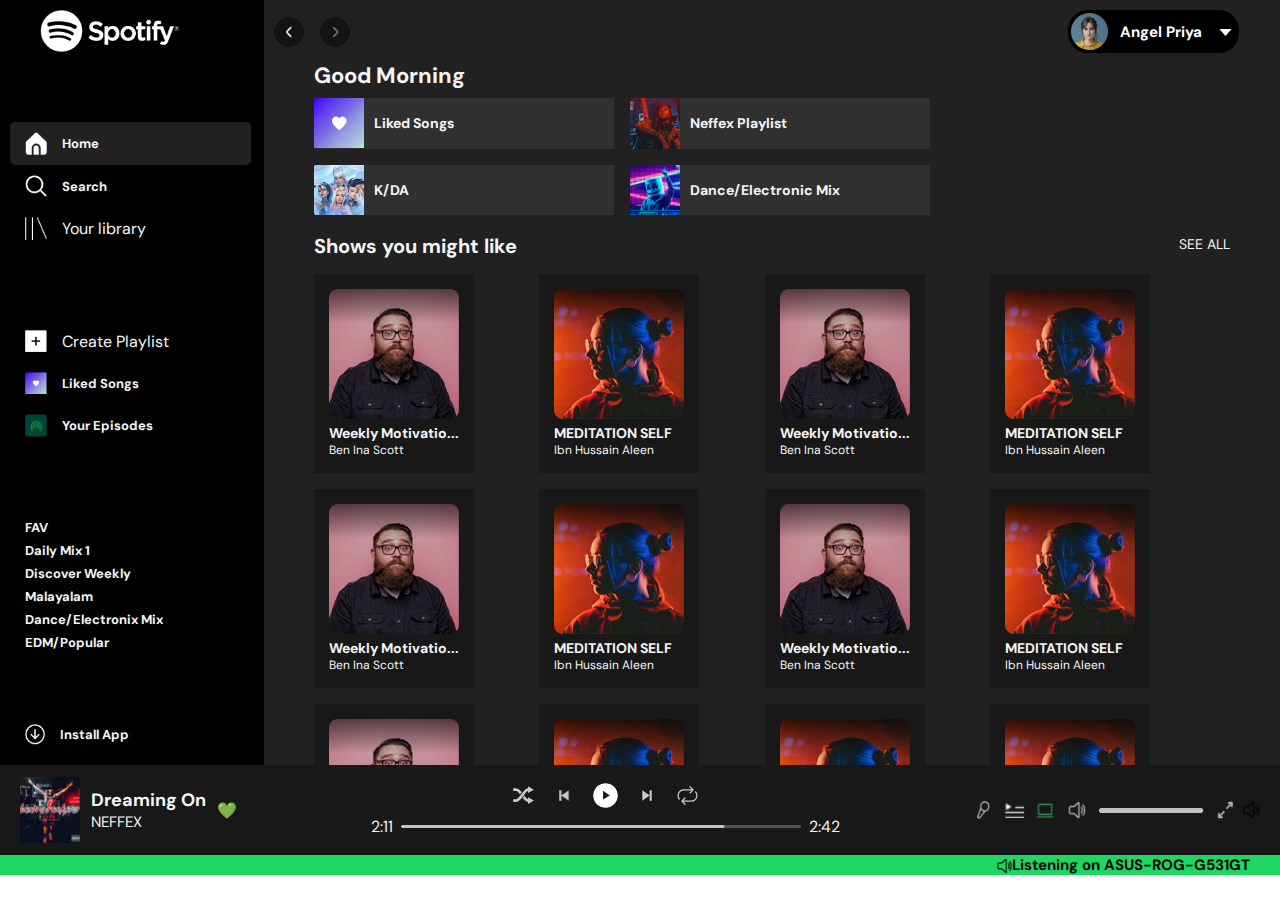
<file: index.html>
<!DOCTYPE html>
<html lang="en">
  <head>
    
    <meta charset="utf-8" />
    <meta name="viewport" content="width=device-width, initial-scale=1" />
    <link rel="stylesheet" href="style.css" />

    <title>Spotify-Clone</title>
  </head>
  <body>
    <div class="container">
      <div class="left-nav">
        <img src="assets/Spotify logo.png" alt="" class="logo" />

        <div class="home-container">
          <div class="home active">
            <img src="assets/Home.png" alt="" class="leftnavimg" />
            <h2 class="leftnavh2">Home</h2>
          </div>

          <div class="search">
            <img src="assets/Search.png" alt="" class="leftnavimg" />
            <h2 class="leftnavh2">Search</h2>
          </div>

          <div class="library">
            <img src="assets/Your library.png" alt="" class="leftnavimg" />
            <a href="playlist.html">Your library</a>
          </div>
        </div>

        <div class="playlist-container">
          <div class="playlist">
            <img src="assets/plus.png" alt="" class="leftnavimg" />
            <a href="playlist.html">Create Playlist</a>
          </div>

          <div class="liked-songs">
            <img src="assets/purpleheart.png" alt="" class="leftnavimg" />
            <h2 class="leftnavh2">Liked Songs</h2>
          </div>

          <div class="episodes">
            <img src="assets/hotspot.png" alt="" class="leftnavimg" />
            <h2 class="leftnavh2">Your Episodes</h2>
          </div>
        </div>
        <div class="fav-tags mb-9">
          <h2 class="leftnavh2 h">FAV</h2>
          <h2 class="leftnavh2">Daily Mix 1</h2>
          <h2 class="leftnavh2">Discover Weekly</h2>
          <h2 class="leftnavh2">Malayalam</h2>
          <h2 class="leftnavh2">Dance/Electronix Mix</h2>
          <h2 class="leftnavh2">EDM/Popular</h2>
        </div>
        <div class="install">
          <img src="assets/download.png" alt="" class="dwn" />
          <h2 class="leftnavh2">Install App</h2>
        </div>
      </div>

      <div class="right-part">
        <div class="nav">
          <div class="left-right">
            <img src="assets/backward.png" alt="" class="play" />
            <img src="assets/forward.png" alt="" class="play" />
          </div>

          <div class="profile">
            <img src="assets/imgs/profile.png" alt="" />
            <h3>Angel Priya</h3>
            <img src="assets/down.png" alt="" />
          </div>
        </div>

        <!-- Good Morning section -->

        <div class="goodmrng">
          <h1>Good Morning</h1>
          <div class="likedcardholder">
            <div class="likedcards">
              <img src="assets/imgs/Purple-big.png" alt="" />
              <h2>Liked Songs</h2>
            </div>

            <div class="likedcards">
              <img src="assets/imgs/man.png" alt="" />
              <h2>Neffex Playlist</h2>
            </div>

            <div class="likedcards">
              <img src="assets/imgs/KDA.png" alt="" />
              <h2>K/DA</h2>
            </div>
            <div class="likedcards">
              <img src="assets/imgs/marshmellow.png" alt="" />
              <h2>Dance/Electronic Mix</h2>
            </div>
          </div>
        </div>

        <!-- Shows you might like -->

        <div class="shows">
          <div>
            <h1>Shows you might like</h1>
            <a href="playlist.html">See all</a>
          </div>

          <div class="showsCards">
            <div class="showCard">
              <img src="assets/imgs/Rectangle 21.png" alt="" />
              <h2>Weekly Motivatio...</h2>
              <p>Ben Ina Scott</p>
            </div>
            <div class="showCard">
              <img src="assets/imgs/Rectangle 22.png" alt="" />
              <h2>MEDITATION SELF</h2>
              <p>Ibn Hussain Aleen</p>
            </div>

            <div class="showCard">
              <img src="assets/imgs/Rectangle 21.png" alt="" />
              <h2>Weekly Motivatio...</h2>
              <p>Ben Ina Scott</p>
            </div>
            <div class="showCard">
              <img src="assets/imgs/Rectangle 22.png" alt="" />
              <h2>MEDITATION SELF</h2>
              <p>Ibn Hussain Aleen</p>
            </div>
            <div class="showCard">
              <img src="assets/imgs/Rectangle 21.png" alt="" />
              <h2>Weekly Motivatio...</h2>
              <p>Ben Ina Scott</p>
            </div>
            <div class="showCard">
              <img src="assets/imgs/Rectangle 22.png" alt="" />
              <h2>MEDITATION SELF</h2>
              <p>Ibn Hussain Aleen</p>
            </div>
            <div class="showCard">
              <img src="assets/imgs/Rectangle 21.png" alt="" />
              <h2>Weekly Motivatio...</h2>
              <p>Ben Ina Scott</p>
            </div>
            <div class="showCard">
              <img src="assets/imgs/Rectangle 22.png" alt="" />
              <h2>MEDITATION SELF</h2>
              <p>Ibn Hussain Aleen</p>
            </div>
            <div class="showCard">
              <img src="assets/imgs/Rectangle 21.png" alt="" />
              <h2>Weekly Motivatio...</h2>
              <p>Ben Ina Scott</p>
            </div>
            <div class="showCard">
              <img src="assets/imgs/Rectangle 22.png" alt="" />
              <h2>MEDITATION SELF</h2>
              <p>Ibn Hussain Aleen</p>
            </div>
            <div class="showCard">
              <img src="assets/imgs/Rectangle 22.png" alt="" />
              <h2>MEDITATION SELF</h2>
              <p>Ibn Hussain Aleen</p>
            </div>
            <div class="showCard">
              <img src="assets/imgs/Rectangle 22.png" alt="" />
              <h2>MEDITATION SELF</h2>
              <p>Ibn Hussain Aleen</p>
            </div>
            <div class="showCard">
              <img src="assets/imgs/Rectangle 22.png" alt="" />
              <h2>MEDITATION SELF</h2>
              <p>Ibn Hussain Aleen</p>
            </div>
            <div class="showCard">
              <img src="assets/imgs/Rectangle 22.png" alt="" />
              <h2>MEDITATION SELF</h2>
              <p>Ibn Hussain Aleen</p>
            </div>
            <div class="showCard">
              <img src="assets/imgs/Rectangle 21.png" alt="" />
              <h2>Weekly Motivatio...</h2>
              <p>Ben Ina Scott</p>
            </div>
            
          </div>
        </div>
      </div>
    </div>

    <!--Player Controls part Bottom-->
    <div class="wrapper">
      <div class="bottom">
        <div class="songName">
          <img src="assets/imgs/playing-img.png" alt="" />
          <div>
            <h2>Dreaming On</h2>
            <p>NEFFEX</p>
          </div>
          &#128154;
        </div>

        <div class="playControls">
          <div class="control">
            <img class="musichov" src="assets/shuffle.svg" alt="shuffle" />
            <img class="musichov" src="assets/previous.png" alt="backward" />
            <img
              class="musichov play"
              src="assets/resume.svg"
              alt="play/pause"
            />
            <img class="musichov" src="assets/next.svg" alt="forward" />
            <img class="musichov" src="assets/loop.svg" alt="loop" />
          </div>
          <div class="bar">
            <p>2:11</p>
            <img class="music-bar" src="assets/musicbar.png" alt="" />
            <p>2:42</p>
          </div>
        </div>
        <div class="media-play">
          <img class="musichov play" src="assets/resume.svg" alt="play/pause" />
        </div>

        <div class="volume">
          <img class="vol" src="assets/microphone.png" alt="" />
          <img class="vol" src="assets/list.png" alt="" />
          <img class="vol" src="assets/carbon_laptop.png" alt="" />
          <img class="vol" src="assets/speaker-white.png" alt="" />
          <img src="assets/volume-bar.png" alt="" />
          <img class="black-spek" src="assets/strech-speaker.png" alt="" />
        </div>
      </div>

      <div class="green-notice">
        <img src="assets/speaker-black.png" alt="" />
        <h2>Listening on ASUS-ROG-G531GT</h2>
      </div>

      <div class="home-container-media">
        <div class="home-media">
          <img src="assets/Home.png" alt="" />
          <a class="h" href="#">Home</a>
        </div>

        <div class="search-media">
          <img src="assets/Search.png" alt="" />
          <a href="#">Search</a>
        </div>

        <div class="library-media">
          <img src="assets/Your library.png" alt="" />
          <a href="playlist.html">Your Library</a>
        </div>
      </div>
    </div>
  </body>
</html>
</file>
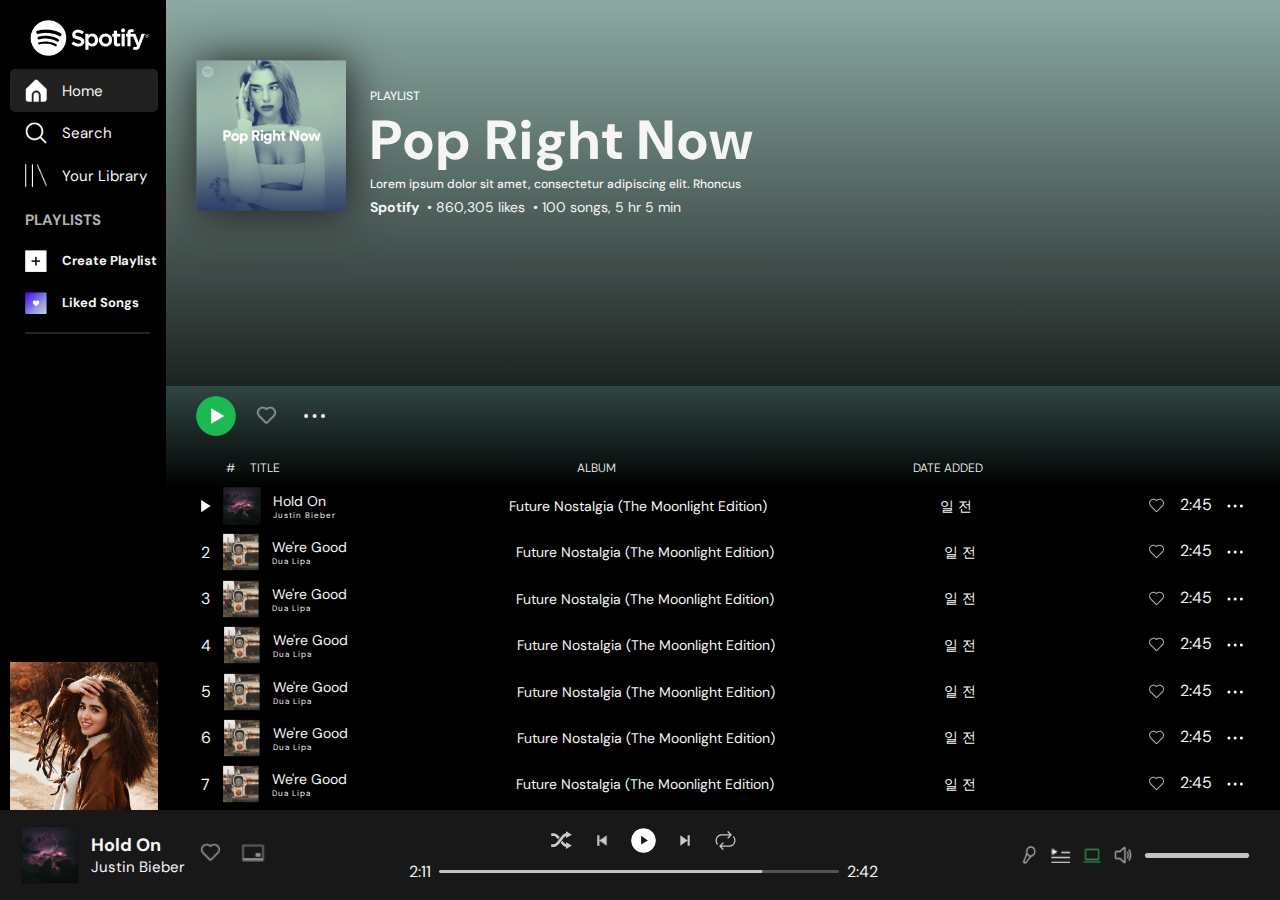
<file: playlist.html>
<!DOCTYPE html>
<html lang="en">
  <head>
    <meta charset="UTF-8" />
    <meta name="viewport" content="width=device-width, initial-scale=1.0" />
    <link rel="stylesheet" href="playlist.css" />
    <title>Playlist</title>
  </head>
  <body>
    <div class="container">
      <div class="left-nav">
        <img src="assets/Spotify logo.png" alt="" class="logo" />

        <div class="home-container">
          <div class="home">
            <img src="assets/Home.png" alt="" class="leftnavimg" />
            <a href="index.html">Home</a>
          </div>

          <div class="search">
            <img src="assets/Search.png" alt="" class="leftnavimg" />
            <a href="#">Search</a>
          </div>

          <div class="library">
            <img src="assets/Your library.png" alt="" class="leftnavimg" />
            <a href="#">Your Library</a>
          </div>
        </div>

        <div class="playlist-container">
          <h2>PLAYLISTS</h2>
          <div class="playlist active">
            <img src="assets/plus.png" alt="" class="leftnavimg" />
            <h2 class="leftnavh2">Create Playlist</h2>
          </div>

          <div class="liked-songs">
            <img src="assets/purpleheart.png" alt="" class="leftnavimg" />
            <h2 class="leftnavh2">Liked Songs</h2>
          </div>

          <div class="line"></div>
        </div>

        <div class="leftnav-Bottom">
          <img src="assets/imgs/album art.png" alt="" />
        </div>
      </div>

      <div class="right-part">
        <div class="right60-Top">
          <div class="T60top">
            <div class="music-banner">
              <img src="assets/imgs/pop-rn3.png" alt="" />
            </div>
            <div>
              <div class="texts">
                <p>PLAYLIST</p>
                <h1>Pop Right Now</h1>
                <p>
                  Lorem ipsum dolor sit amet, consectetur adipiscing elit.
                  Rhoncus
                </p>
              </div>

              <div class="uls">
                <p>Spotify</p>
                <p>&#8226; 860,305 likes</p>
                <p>&#8226; 100 songs, 5 hr 5 min</p>
              </div>
            </div>
          </div>

          <div class="greenheart">
            <div>
              <img class="play" id="greenplay" src="assets/play.png" alt="" />
              <img src="assets/heart.png" alt="" />
              <img src="assets/threedot.svg" alt="" />
            </div>

            <div class="bottomHash">
              <pre>#     TITLE</pre>
              <p>ALBUM</p>
              <p>DATE ADDED</p>
              <div></div>
            </div>
          </div>
        </div>

        <div class="right40-Bottom">
          <div class="plying-songs active">
            <div>
              <img src="assets/Polygon.svg" alt="play" />
              <img class="playing" src="assets/imgs/Rectangle 9.png" alt="" />
              <div class="song-name">
                <h3>Hold On</h3>
                <p class="singer">Justin Bieber</p>
              </div>
            </div>
            <p>Future Nostalgia (The Moonlight Edition)</p>
            <p class="korean">일 전</p>
            <div>
              <img src="assets/heart.png" alt="liked" />
              <p>2:45</p>
              <img src="assets/threedot.svg" alt="" />
            </div>
          </div>
          <div class="plying-songs">
            <div>
              <p>2</p>
              <img class="playing" src="assets/list img.png" alt="" />
              <div class="song-name">
                <h3>We're Good</h3>
                <p class="singer">Dua Lipa</p>
              </div>
            </div>
            <p>Future Nostalgia (The Moonlight Edition)</p>
            <p class="korean">일 전</p>
            <div>
              <img src="assets/heart.png" alt="liked" />
              <p>2:45</p>
              <img src="assets/threedot.svg" alt="" />
            </div>
          </div>
          <div class="plying-songs">
            <div>
              <p>3</p>
              <img class="playing" src="assets/list img.png" alt="" />
              <div class="song-name">
                <h3>We're Good</h3>
                <p class="singer">Dua Lipa</p>
              </div>
            </div>
            <p>Future Nostalgia (The Moonlight Edition)</p>
            <p class="korean">일 전</p>
            <div>
              <img src="assets/heart.png" alt="liked" />
              <p>2:45</p>
              <img src="assets/threedot.svg" alt="" />
            </div>
          </div>
          <div class="plying-songs">
            <div>
              <p>4</p>
              <img class="playing" src="assets/list img.png" alt="" />
              <div class="song-name">
                <h3>We're Good</h3>
                <p class="singer">Dua Lipa</p>
              </div>
            </div>
            <p>Future Nostalgia (The Moonlight Edition)</p>
            <p class="korean">일 전</p>
            <div>
              <img src="assets/heart.png" alt="liked" />
              <p>2:45</p>
              <img src="assets/threedot.svg" alt="" />
            </div>
          </div>

          <div class="plying-songs">
            <div>
              <p>5</p>
              <img class="playing" src="assets/list img.png" alt="" />
              <div class="song-name">
                <h3>We're Good</h3>
                <p class="singer">Dua Lipa</p>
              </div>
            </div>
            <p>Future Nostalgia (The Moonlight Edition)</p>
            <p class="korean">일 전</p>
            <div>
              <img src="assets/heart.png" alt="liked" />
              <p>2:45</p>
              <img src="assets/threedot.svg" alt="" />
            </div>
          </div>

          <div class="plying-songs">
            <div>
              <p>6</p>
              <img class="playing" src="assets/list img.png" alt="" />
              <div class="song-name">
                <h3>We're Good</h3>
                <p class="singer">Dua Lipa</p>
              </div>
            </div>
            <p>Future Nostalgia (The Moonlight Edition)</p>
            <p class="korean">일 전</p>
            <div>
              <img src="assets/heart.png" alt="liked" />
              <p>2:45</p>
              <img src="assets/threedot.svg" alt="" />
            </div>
          </div>

          <div class="plying-songs">
            <div>
              <p>7</p>
              <img class="playing" src="assets/list img.png" alt="" />
              <div class="song-name">
                <h3>We're Good</h3>
                <p class="singer">Dua Lipa</p>
              </div>
            </div>
            <p>Future Nostalgia (The Moonlight Edition)</p>
            <p class="korean">일 전</p>
            <div>
              <img src="assets/heart.png" alt="liked" />
              <p>2:45</p>
              <img src="assets/threedot.svg" alt="" />
            </div>
          </div>

          <div class="plying-songs">
            <div>
              <p>8</p>
              <img class="playing" src="assets/list img.png" alt="" />
              <div class="song-name">
                <h3>We're Good</h3>
                <p class="singer">Dua Lipa</p>
              </div>
            </div>
            <p>Future Nostalgia (The Moonlight Edition)</p>
            <p class="korean">일 전</p>
            <div>
              <img src="assets/heart.png" alt="liked" />
              <p>2:45</p>
              <img src="assets/threedot.svg" alt="" />
            </div>
          </div>
          <div class="plying-songs">
            <div>
              <p>9</p>
              <img class="playing" src="assets/list img.png" alt="" />
              <div class="song-name">
                <h3>We're Good</h3>
                <p class="singer">Dua Lipa</p>
              </div>
            </div>
            <p>Future Nostalgia (The Moonlight Edition)</p>
            <p class="korean">일 전</p>
            <div>
              <img src="assets/heart.png" alt="liked" />
              <p>2:45</p>
              <img src="assets/threedot.svg" alt="" />
            </div>
          </div>
          <div class="plying-songs">
            <div>
              <p>10</p>
              <img class="playing" src="assets/list img.png" alt="" />
              <div class="song-name">
                <h3>We're Good</h3>
                <p class="singer">Dua Lipa</p>
              </div>
            </div>
            <p>Future Nostalgia (The Moonlight Edition)</p>
            <p class="korean">일 전</p>
            <div>
              <img src="assets/heart.png" alt="liked" />
              <p>2:45</p>
              <img src="assets/threedot.svg" alt="" />
            </div>
          </div>
        </div>
      </div>
    </div>

    <div class="wrapper">
      <div class="bottom">
        <div class="songName">
          <img src="assets/imgs/Rectangle 9.png" alt="" />
          <div>
            <h2>Hold On</h2>
            <p>Justin Bieber</p>
          </div>
          <div class="heart">
            <img class="heart" src="assets/heart.png" alt="" />
          </div>

          <div class="heart pip">
            <img src="assets/pip.png" alt="" />
          </div>
        </div>
        <div class="media-play">
          <img class="musichov play" src="assets/resume.svg" alt="play/pause" />
        </div>

        <div class="playControls">
          <div class="control">
            <img class="musichov" src="assets/shuffle.svg" alt="shuffle" />
            <img class="musichov" src="assets/previous.png" alt="backward" />
            <img
              class="musichov play"
              src="assets/resume.svg"
              alt="play/pause"
            />
            <img class="musichov" src="assets/next.svg" alt="forward" />
            <img class="musichov" src="assets/loop.svg" alt="loop" />
          </div>
          <div class="bar">
            <p>2:11</p>
            <img class="music-bar" src="assets/musicbar.png" alt="" />
            <p>2:42</p>
          </div>
        </div>

        <div class="volume">
          <img class="vol" src="assets/microphone.png" alt="" />
          <img class="vol" src="assets/list.png" alt="" />
          <img class="vol" src="assets/carbon_laptop.png" alt="" />
          <img class="vol" src="assets/speaker-white.png" alt="" />
          <img src="assets/volume-bar.png" alt="" />
        </div>
      </div>

      <div class="home-container-media">
        <div class="home-media">
          <img src="assets/Home.png" alt="" />
          <a href="index.html">Home</a>
        </div>

        <div class="search-media">
          <img src="assets/Search.png" alt="" />
          <a href="#">Search</a>
        </div>

        <div class="library-media">
          <img src="assets/Your library.png" alt="" />
          <a href="#">Your Library</a>
        </div>
      </div>
    </div>
  </body>
</html>
</file>
<file: style.css>
@import url("https://fonts.googleapis.com/css2?family=DM+Sans:ital,opsz,wght@0,9..40,100;0,9..40,200;0,9..40,300;0,9..40,400;0,9..40,500;0,9..40,600;0,9..40,700;0,9..40,800;0,9..40,900;0,9..40,1000;1,9..40,100;1,9..40,200;1,9..40,300;1,9..40,400;1,9..40,500;1,9..40,600;1,9..40,700;1,9..40,800;1,9..40,900;1,9..40,1000&display=swap");

* {
  margin: 0;
  padding: 0;
  box-sizing: border-box;
  font-family: "DM Sans", sans-serif;
}
*::-webkit-scrollbar {
  display: none;
}
a {
  color: whitesmoke;
  text-decoration: none;
}

.container {
  width: 100%;
  height: 85vh;
  display: flex;
  background-color: #000000;
}

.left-nav {
  margin-left: 10px;
  padding-top: 10px;
  width: 20%;
  display: flex;
  flex-direction: column;
  justify-content: space-between;
  gap: 0.8rem;
  background-color: #000000;
  height: 100%;
  overflow-y: scroll;
}

.right-part {
  overflow-y: scroll;
  width: 80%;
  height: 100%;
  background-color: #212121;
}
.logo {
  width: 140px;
  margin-left: 30px;
}
.home,
.search,
.library,
.playlist,
.liked-songs,
.episodes,
.install {
  display: flex;
  align-items: center;
  padding-top: 10px;
  padding-bottom: 10px;
  padding-left: 15px;
  border-radius: 5px;
  width: 95%;
  transition: all 0.2s ease-in-out;
}

.home:hover,
.search:hover,
.library:hover,
.playlist:hover,
.liked-songs:hover,
.episodes:hover,
.install:hover {
  cursor: pointer;
  background-color: #212121;
}

.home-container,
.playlist-container,
.fav-tags {
  display: flex;
  flex-direction: column;
}

.active {
  background-color: #212121;
}
.fav-tags {
  padding-left: 15px;
}
.fav-tags h2 {
  padding: 3px 0;
}

.leftnavh2 {
  font-size: 13px;
  color: whitesmoke;
}

.leftnavimg {
  width: 22px;
  margin-right: 15px;
}
.install {
  margin-bottom: 10px;
  margin-top: -10px;
}
.dwn {
  margin-right: 15px;
  width: 20px;
}

.nav {
  margin-top: 10px;
  margin-left: 10px;
  display: flex;
  justify-content: space-between;
  align-items: center;
  width: 95%;
}
.left-right {
  display: flex;
  align-items: center;
  gap: 1rem;
}
.left-right img {
  width: 30px;
  transition: all 0.2s ease-in;
}
.left-right img:hover {
  box-shadow: 1px 1px 20px gray;
  cursor: pointer;
}

.profile {
  display: flex;
  align-items: center;
  background-color: #000000;
  padding: 3px;
  border-radius: 20px;
  gap: 0.8rem;
  transition: all 0.2s ease-in-out;
}
.profile:hover {
  box-shadow: 1px 1px 10px gray;
  cursor: pointer;
}
.profile h3 {
  font-size: 15px;
  color: white;
}

.goodmrng {
  padding: 0 50px;
}
.goodmrng > h1 {
  color: whitesmoke;
  font-size: 22px;
  margin: 8px 0;
}

.likedcardholder {
  display: flex;

  gap: 1rem;
  flex-wrap: wrap;
}

.likedcards {
  display: flex;
  align-items: center;
  width: 300px;
  background-color: #303030;
  transition: all 0.2s ease-in;
}
.likedcards:hover {
  cursor: pointer;
  box-shadow: 1px 1px 10px gray;
}
.likedcards > img {
  width: 50px;
  margin-right: 10px;
}
.likedcards > h2 {
  font-size: 14px;
  color: whitesmoke;
  word-break: break-all;
}

.shows {
  padding: 0px 50px;
}
.shows > div {
  display: flex;

  align-items: center;
  justify-content: space-between;
}

.shows > div > a {
  color: whitesmoke;
  font-size: 14px;
  text-transform: uppercase;
  transition: all 0.2s ease-in-out;
}
.shows > div > a:hover {
  cursor: pointer;
  color: white;
  font-weight: 600;
}

.shows > div > h1 {
  margin-top: 18px;
  font-size: 20px;
  color: whitesmoke;
  margin-bottom: 15px;
}

.showsCards {
  padding-right: 80px;
  display: flex;
  gap: 1rem;
  flex-wrap: wrap;
}
.showCard {
  background-color: #181818;
  padding: 15px;
  transition: all 0.2s ease-in-out;
}
.showCard:hover {
  cursor: pointer;
  box-shadow: 1px 1px 10px gray;
}
.showCard > h2 {
  font-size: 14px;
  color: whitesmoke;
}
.showCard > p {
  font-size: 12px;
  color: whitesmoke;
}
.showCard > img {
  width: 130px;
}

.alex {
  height: 130px;
}

.bottom {
  padding: 40px 20px;
  width: 100%;
  height: 10vh;
  background-color: #181818;
  display: flex;
  justify-content: space-between;
  align-items: center;
}

.songName {
  display: flex;
  align-items: center;
  gap: 0.7rem;
}
.songName img {
  width: 60px;
}
.songName > div > h2 {
  font-size: 18px;
  color: whitesmoke;
}
.songName > div > p {
  font-size: 15px;
  color: whitesmoke;
}

.playControls {
  display: flex;
  flex-direction: column;
  gap: 0.5rem;
}
.playControls > .control {
  display: flex;
  justify-content: center;
  align-items: center;
  gap: 1rem;
}
.control > img {
  width: 25px;
}

.bar {
  display: flex;
  align-items: center;
  gap: 0.5rem;
  color: whitesmoke;
}
.music-bar {
  width: 400px;
}
.musichov {
  mix-blend-mode: screen;
  transition: all 0.2s ease-in;
}
.musichov:hover {
  box-shadow: 1px 1px 20px gray;
  cursor: pointer;
}

.volume {
  display: flex;
  align-items: center;
  gap: 0.7rem;
}
.vol {
  width: 20px;
  mix-blend-mode: screen;
  transition: all 0.2s ease-in;
}

.black-spek {
  width: 45px;
}
.vol:hover {
  box-shadow: 1px 1px 10px gray;
  cursor: pointer;
}

.green-notice {
  display: flex;
  align-items: center;
  justify-content: end;

  width: 100%;
  height: 20px;
  background-color: #1ed760;
}
.green-notice img {
  width: 15px;
}
.green-notice h2 {
  font-size: 15px;
  padding-right: 30px;
}

.play {
  border-radius: 50%;
  overflow: hidden;
}

.home-container-media {
  display: none;
}

.media-play {
  display: none;
}

/* Media Queries */
/* Extra small devices (phones, 600px and down) */
@media only screen and (max-width: 340px) {
  body {
    background-color: #000000;
  }
  .container {
    width: 100vw;
    height: 85vh;
  }
  .left-nav {
    display: none;
  }
  .right-part {
    width: 100%;
  }

  .likedcards {
    width: 100%;
  }
  .likedcards > h2 {
    font-size: 12px;
  }

  .goodmrng {
    padding: 0 30px;
  }
  .likedcardholder {
    display: flex;
    justify-content: space-between;
  }
  .shows > div {
    justify-content: space-between;
  }

  .shows {
    padding: 0 30px;
  }
  .showCard {
    padding: 15px;
    display: flex;
    flex-direction: column;
    align-items: center;
  }
  .showCard > img {
    width: 210px;
    margin-bottom: 10px;
  }
  .showsCards {
    justify-content: center;
    padding-right: 0;
    display: flex;
    flex-direction: column;
    gap: 1rem;
    flex-wrap: wrap;
  }
  .playControls {
    display: none;
  }
  .volume {
    display: none;
  }
  .bottom {
    height: 5vh;
  }

  .songName {
    gap: 0.5rem;
  }
  .songName img {
    width: 45px;
  }
  .songName > div > h2 {
    font-size: 15px;
  }
  .songName > div > p {
    font-size: 12px;
  }
  .green-notice {
    display: none;
  }

  .bottom {
    padding: 32px 20px;
  }

  .media-play {
    display: block;
  }
  .play {
    width: 25px;
  }

  /* Bottom */
  .home-container-media {
    display: flex;
    width: 100%;

    justify-content: space-between;
    align-items: center;
    background-color: #181818;
    padding: 9px 30px;
  }
  .home-media,
  .search-media,
  .library-media {
    display: flex;
    flex-direction: column;
    /* background-color: #1ED760; */
    align-items: center;
  }
  .home-media > img,
  .search-media > img,
  .library-media > img {
    width: 20px;
  }
  .home-media > a,
  .search-media > a,
  .library-media > a {
    font-size: 13px;
    padding-top: 5px;
  }
}

@media only screen and (min-width: 341px) and (max-width: 460px) {
  body {
    background-color: #000000;
  }
  .green-notice {
    display: none;
  }
  .playControls {
    display: none;
  }
  .volume {
    display: none;
  }
  .left-nav {
    display: none;
  }

  .right-part {
    overflow-y: scroll;
    width: 100%;
    height: 100%;
    background-color: #212121;
  }

  .likedcards {
    width: 100%;
  }
  .showsCards {
    padding-right: 0px;
  }
  .shows {
    padding: 0px 30px;
  }

  .showCard {
    padding: 5px;
  }
  .showCard > img {
    width: 115px;
  }
  .shows > div {
    display: flex;
    align-items: center;
    justify-content: center;
    gap: 22px;
    /* justify-content: space-evenly; */
  }

  .media-play {
    display: block;
  }
  .play {
    width: 25px;
  }

  .wrapper {
    position: absolute;
    bottom: 0;
    width: 100vw;
  }

  /* Bottom */
  .home-container-media {
    display: flex;
    width: 100%;

    justify-content: space-between;
    align-items: center;
    background-color: #181818;
    padding: 9px 30px;
  }
  .home-media,
  .search-media,
  .library-media {
    display: flex;
    flex-direction: column;
    /* background-color: #1ED760; */
    align-items: center;
  }
  .home-media > img,
  .search-media > img,
  .library-media > img {
    width: 20px;
  }
  .home-media > a,
  .search-media > a,
  .library-media > a {
    font-size: 13px;
    padding-top: 5px;
  }
}

/* Small devices (portrait tablets and large phones, 600px and up) */
@media only screen and (min-width: 600px) {
}

/* Medium devices (landscape tablets, 768px and up) */
@media only screen and (min-width: 768px) {
}

/* Large devices (laptops/desktops, 992px and up) */
@media only screen and (min-width: 992px) {
}

/* Extra large devices (large laptops and desktops, 1200px and up) */
@media only screen and (min-width: 1200px) {
}
</file>
<file: playlist.css>
@import url("https://fonts.googleapis.com/css2?family=DM+Sans:ital,opsz,wght@0,9..40,100;0,9..40,200;0,9..40,300;0,9..40,400;0,9..40,500;0,9..40,600;0,9..40,700;0,9..40,800;0,9..40,900;0,9..40,1000;1,9..40,100;1,9..40,200;1,9..40,300;1,9..40,400;1,9..40,500;1,9..40,600;1,9..40,700;1,9..40,800;1,9..40,900;1,9..40,1000&display=swap");

* {
  margin: 0;
  padding: 0;
  box-sizing: border-box;
  font-family: "DM Sans", sans-serif;
}
*::-webkit-scrollbar {
  display: none;
}
a {
  color: whitesmoke;
  text-decoration: none;
  font-size: 15px;
}

.container {
  width: 100%;
  height: 90vh;
  display: flex;
  background-color: #000000;
}

.left-nav {
  margin-left: 10px;
  padding-top: 20px;
  width: 14%;
  display: flex;
  flex-direction: column;
  gap: 0.8rem;
  background-color: #000000;
  height: 100%;
  overflow-y: scroll;
  position: relative;
}

.right-part {
  overflow-y: scroll;
  width: 85%;
  height: 100%;
  background-color: #212121;
}
.logo {
  width: 120px;
  margin-left: 20px;
}
.home,
.search,
.library,
.playlist,
.liked-songs,
.episodes,
.install {
  display: flex;
  align-items: center;
  padding-top: 10px;
  padding-bottom: 10px;
  padding-left: 15px;
  border-radius: 5px;
  width: 95%;
  transition: all 0.2s ease-in-out;
}
.home{
  background-color: #212121; 
}

.home:hover,
.search:hover,
.library:hover,
.playlist:hover,
.liked-songs:hover,
.episodes:hover,
.install:hover {
  cursor: pointer;
  background-color: #212121;
}

.home-container,
.playlist-container,
.fav-tags {
  display: flex;
  flex-direction: column;
}



.leftnavh2 {
  font-size: 13px;
  color: whitesmoke;
}

.leftnavimg {
  width: 22px;
  margin-right: 15px;
}
.playlist-container > h2 {
  color: #b3b3b3;
  font-size: 15px;
  padding-left: 15px;
  margin-bottom: 10px;
}
.line {
  width: 80%;
  height: 2px;
  background-color: #212121;
  justify-content: center;
  margin-top: 8px;
  margin-left: 15px;
}

.leftnav-Bottom > img {
  position: absolute;
  bottom: 0px;
  width: 95%;
}
.right40-Bottom {
  overflow-y: scroll;
}

.right-part {
  display: flex;
  flex-direction: column;
  justify-content: space-between;
  width: 100%;
  height: 100%;
}
.right60-Top {
  background-image: linear-gradient(#8caaa3, #000000);
  width: 100%;
  height: 60%;
}
.right40-Bottom {
  background-color: #000000;
  width: 100%;
  height: 40%;
  display: flex;
  flex-direction: column;
  gap: 0.4rem;
}

.plying-songs {
  height: 45px;

  display: flex;
  color: whitesmoke;
  justify-content: space-between;
  align-items: center;
  padding: 0 15px;
  margin: 0 20px;
  transition: all 0.2s ease-in-out;
}
.plying-songs:hover {
  background-color: #212121;
}

.playing {
  width: 40px;
  height: 40px;
}

.plying-songs > div:first-child {
  display: flex;
  align-items: center;
  gap: 0.7rem;
}
.plying-songs > div:last-child {
  display: flex;
  gap: 0.7rem;
}
.song-name > h3 {
  font-size: 14px;
  font-weight: 400;
}
.song-name > p {
  font-size: 8px;
  font-weight: 400;
  letter-spacing: 1px;
}
.plying-songs > p {
  font-size: 14px;
}

.right60-Top {
  width: 100%;

  padding-top: 60px;
  display: flex;
  flex-direction: column;
  justify-content: space-between;
}
.T60top {
  display: flex;
  align-items: end;
  gap: 1.5rem;
  padding-left: 30px;
  color: whitesmoke;
}
.texts > h1 {
  font-size: 55px;
  font-weight: 800;
  color: whitesmoke;
  letter-spacing: 2px;
}
.texts {
  margin-bottom: 0.4rem;
}
.texts > p {
  font-size: 12px;
  font-weight: 500;
}
.uls {
  display: flex;
  gap: 0.5rem;
}
.uls > p {
  font-size: 14px;
}
.uls > p:first-child {
  font-weight: bold;
}

.music-banner > img {
  width: 150px;
  box-shadow: 2px 2px 40px #212121;
}

.greenheart {
  background-color: #1d2322;
  background-image: linear-gradient(#2f4642, #020303);
  padding-left: 30px;
  display: flex;
  flex-direction: column;
  gap: 1.5rem;
  padding-top: 10px;
  padding-bottom: 10px;
}
.greenheart > div:first-child {
  display: flex;
  align-items: center;
  gap: 1rem;
}
.greenheart > div:first-child > img {
  width: 30px;
}

#greenplay {
  width: 40px;
}

.bottomHash {
  padding-left: 30px;
  display: flex;
  justify-content: space-between;
  color: whitesmoke;
  font-size: 12px;
  font-weight: 300;

  padding-left: 30px;
}

.bottom {
  padding: 40px 20px;
  width: 100%;
  height: 10vh;
  background-color: #181818;
  display: flex;
  justify-content: space-between;
  align-items: center;
}
.songName {
  display: flex;
  align-items: center;
  gap: 0.7rem;
}
.songName img {
  width: 60px;
}
.songName > div > h2 {
  font-size: 18px;
  color: whitesmoke;
}
.songName > div > p {
  font-size: 15px;
  color: whitesmoke;
}

.playControls {
  display: flex;
  flex-direction: column;
  gap: 0.5rem;
}
.playControls > .control {
  display: flex;
  justify-content: center;
  align-items: center;
  gap: 1rem;
}
.control > img {
  width: 25px;
}

.bar {
  display: flex;
  align-items: center;
  gap: 0.5rem;
  color: whitesmoke;
}
.music-bar {
  width: 400px;
}
.musichov {
  mix-blend-mode: screen;
  transition: all 0.2s ease-in;
}
.musichov:hover {
  box-shadow: 1px 1px 20px gray;
  cursor: pointer;
}
.play {
  border-radius: 50%;
  overflow: hidden;
}

.volume {
  display: flex;
  align-items: center;
  gap: 0.7rem;
  padding-right: 10px;
}
.vol {
  width: 20px;
  mix-blend-mode: screen;
  transition: all 0.2s ease-in;
}

.black-spek {
  width: 45px;
}
.vol:hover {
  box-shadow: 1px 1px 10px rgb(71, 71, 71);
  cursor: pointer;
}

.heart > img {
  width: 30px;
}

.home-container-media {
  display: none;
}
.media-play {
  display: none;
}

@media only screen and (max-width: 412px) {
  body {
    background-color: #000000;
  }
  .left-nav {
    display: none;
  }
  .playControls {
    display: none;
  }
  .volume {
    display: none;
  }
  .pip {
    display: none;
  }
  .container {
    height: 84vh;
  }
  .T60top {
    display: flex;
    flex-direction: column;
    align-items: center;
    padding-left: 0;
    gap: 1rem;
  }
  .texts > h1 {
    font-size: 40px;
    letter-spacing: 0;
  }
  .music-banner > img {
    width: 180px;
  }
  .texts > p:last-child {
    display: none;
  }
  .right60-Top {
    padding-top: 40px;
  }
  .greenheart {
    padding-left: 0;
  }
  .greenheart > div:first-child {
    padding-left: 30px;
  }
  .plying-songs > p {
    font-size: 10px;
  }
  .song-name > h3 {
    font-size: 11px;
  }
  .singer {
    display: none;
  }
  .korean {
    display: none;
  }

  .plying-songs {
    margin: 0 0;
  }
  .songName > div > p {
    font-size: 12px;
  }
  .songName > div > h2 {
    font-size: 16px;
  }

  .media-play {
    display: block;
  }
  .media-play > img {
    width: 35px;
  }
  .home-media,
  .search-media,
  .library-media {
    transition: all 0.2s ease-in-out;
  }

  .home-media > img:hover,
  .search-media > img:hover,
  .library-media > img:hover {
    transform: rotate(10deg);
  }

  .home-container-media {
    display: flex;
    width: 100%;

    justify-content: space-between;
    align-items: center;
    background-color: #181818;
    padding: 9px 30px;
  }
  .home-media,
  .search-media,
  .library-media {
    display: flex;
    flex-direction: column;
    align-items: center;
  }
  .home-media > img,
  .search-media > img,
  .library-media > img {
    width: 20px;
  }
  .home-media > a,
  .search-media > a,
  .library-media > a {
    font-size: 13px;
    padding-top: 5px;
  }

  .wrapper {
    position: absolute;
    bottom: 0;
    width: 100vw;
  }

  .bottom {
    padding: 12px 20px;
    width: 100%;
    height: 10vh;
    background-color: #181818;
    display: flex;
    justify-content: space-between;
    align-items: center;
  }
}

@media only screen and (max-width: 600px) and (min-width: 400px) {
}

@media only screen and (min-width: 600px) {
}

@media only screen and (min-width: 768px) {
}

/* Large devices (laptops/desktops, 992px and up) */
@media only screen and (min-width: 992px) {
}

/* Extra large devices (large laptops and desktops, 1200px and up) */
@media only screen and (min-width: 1200px) {
}
</file>
